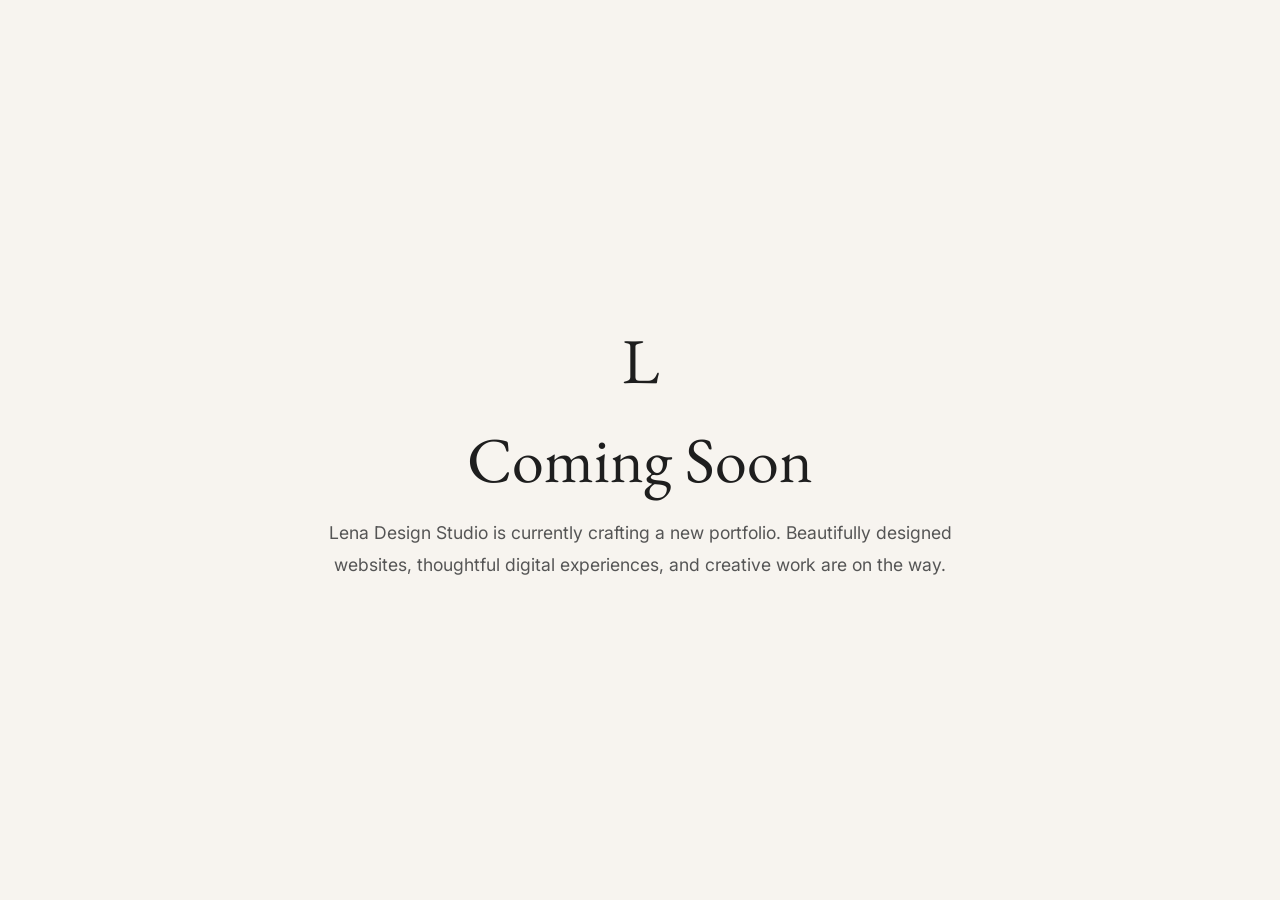
<file: index.html>
<!DOCTYPE html>
<html lang="en">
<head>
<meta charset="UTF-8">
<meta name="viewport" content="width=device-width, initial-scale=1.0">

<title>Lena Design Studio</title>

<link href="https://fonts.googleapis.com/css2?family=EB+Garamond:wght@400;500&family=Inter:wght@300;400;500&display=swap" rel="stylesheet">

<style>

*{
  margin:0;
  padding:0;
  box-sizing:border-box;
}

body{
  background:#F7F4EF;
  color:#1E1E1E;
  min-height:100vh;
  display:flex;
  justify-content:center;
  align-items:center;
  text-align:center;
  padding:2rem;
}

.container{
  max-width:700px;
}

.logo{
  font-family:'EB Garamond', serif;
  font-size:4rem;
  margin-bottom:1rem;
}

h1{
  font-family:'EB Garamond', serif;
  font-size:4rem;
  font-weight:400;
  margin-bottom:1rem;
}

p{
  font-family:'Inter', sans-serif;
  font-size:1.1rem;
  line-height:1.8;
  color:#555;
}

.email{
  margin-top:2rem;
  display:inline-block;
  color:#1E1E1E;
  text-decoration:none;
  border-bottom:1px solid #1E1E1E;
}

</style>
</head>

<body>

<div class="container">

<div class="logo">L</div>

<h1>Coming Soon</h1>

<p>
Lena Design Studio is currently crafting a new portfolio.
Beautifully designed websites, thoughtful digital experiences,
and creative work are on the way.
</p>


</div>

</body>
</html>
</file>
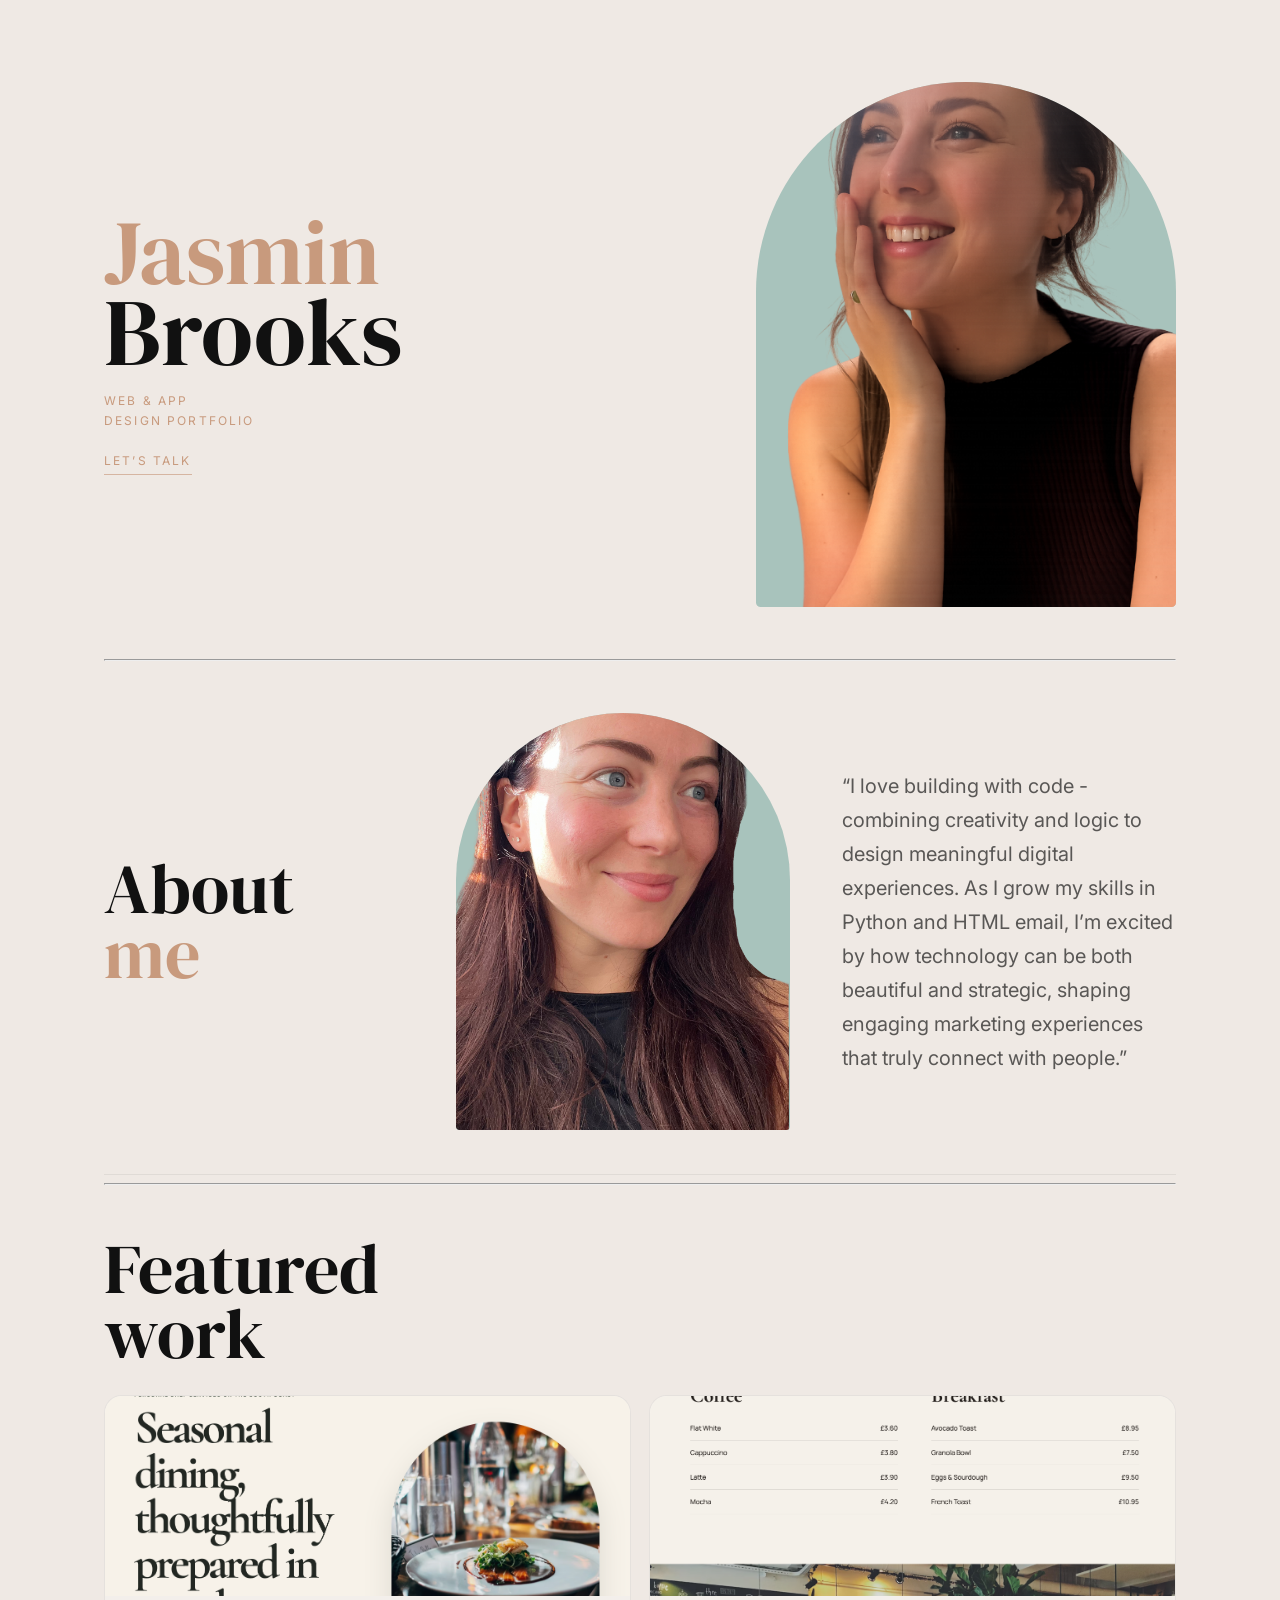
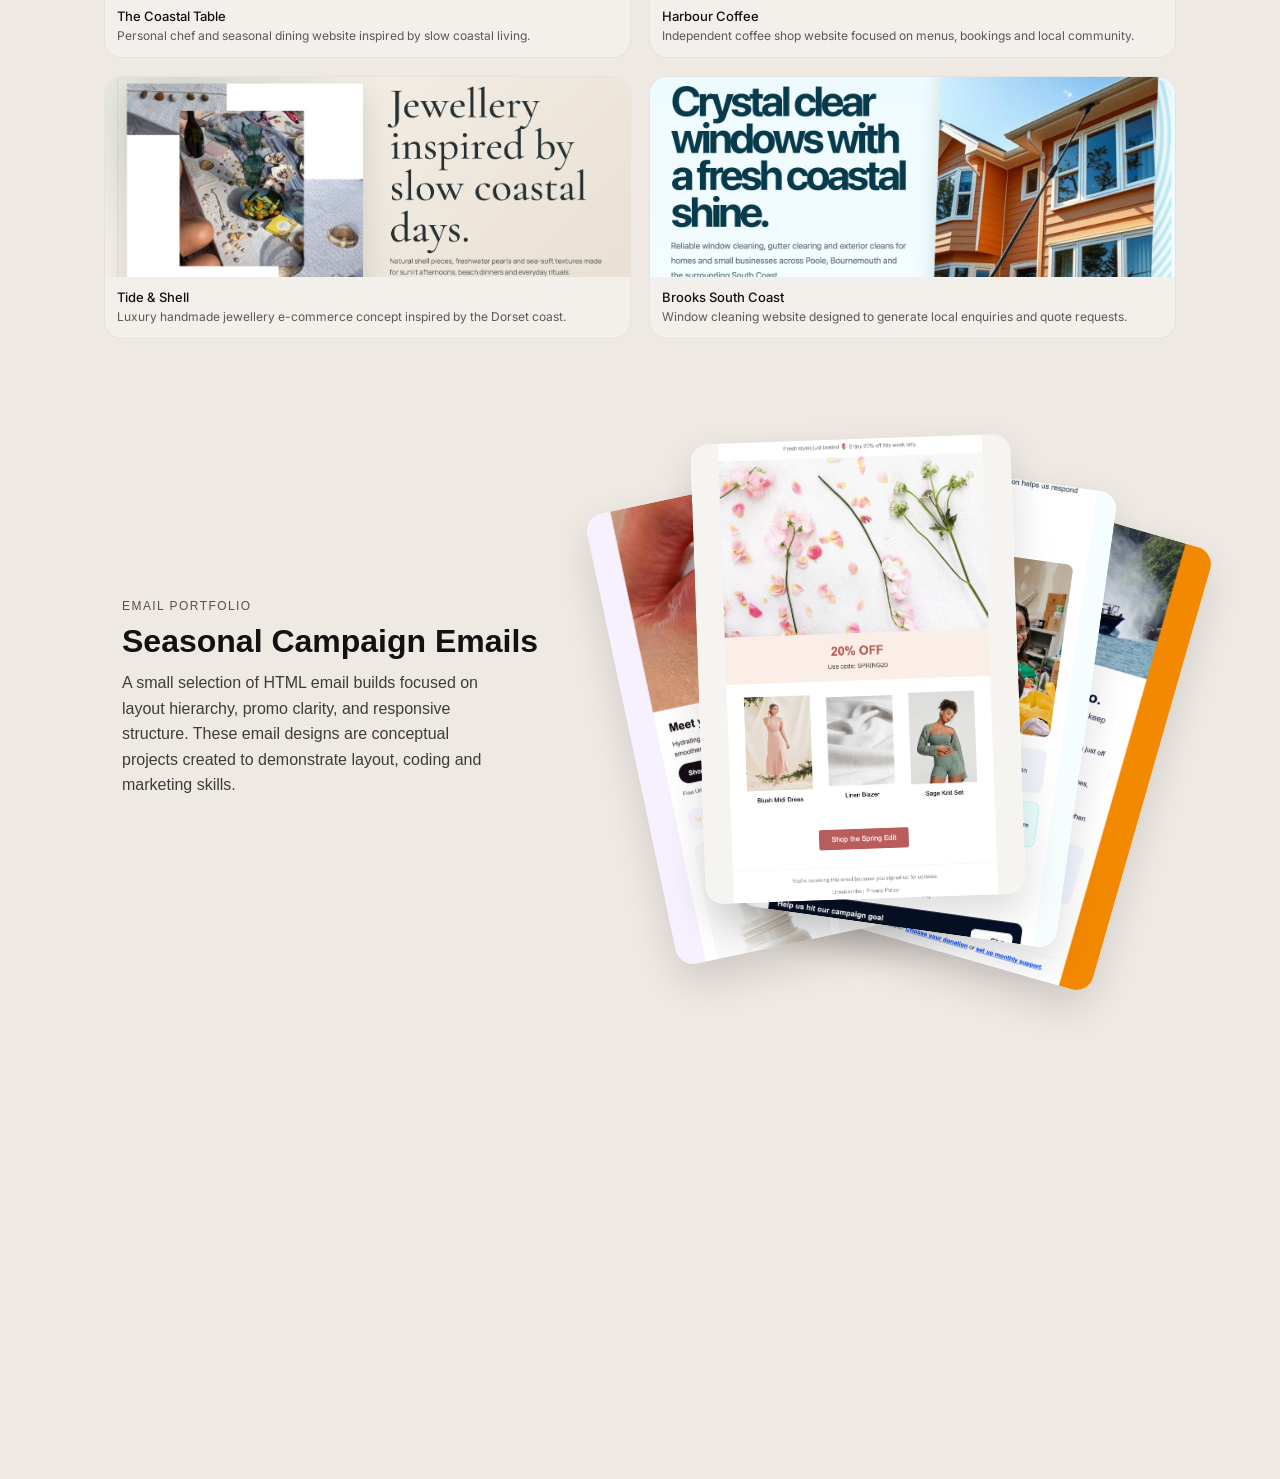
<file: temporary.html>
<!DOCTYPE html>
<html lang="en">
<head>
  <meta charset="UTF-8" />
  <meta name="viewport" content="width=device-width, initial-scale=1.0" />
  <title>Jasmin Brooks | Web & App Design</title>

  <link rel="stylesheet" href="styles.css" />

  <!-- Fonts  -->
  <link rel="preconnect" href="https://fonts.googleapis.com">
  <link rel="preconnect" href="https://fonts.gstatic.com" crossorigin>
  <link href="https://fonts.googleapis.com/css2?family=DM+Serif+Display&family=Inter:wght@300;400;500&display=swap" rel="stylesheet">
</head>

<body>
  <main class="page">

    <!-- HERO -->
    <section class="section hero" id="top">
      <div class="hero__left">
        <h1 class="brand">
          <span class="brand__first">Jasmin</span>
          <span class="brand__last">Brooks</span>
        </h1>

        <p class="role">WEB &amp; APP<br>DESIGN PORTFOLIO</p>

        <a class="cta" href="#contact" data-scroll>LET’S TALK</a>
      </div>

      <div class="hero__right">
        <div class="frame frame--arch">
          <img src="Jasmin.PNG" alt="Portrait photo" />
        </div>
      </div>
    </section>
         <hr class="section-divider">

    <!-- ABOUT -->
    <section class="section about" id="about">
      <div class="about__title">
        <h2 class="section-title">
          <span class="title--black">About</span><br>
          <span class="title--accent">me</span>
        </h2>
      </div>

      <div class="about__image">
        <div class="frame frame--arch">
          <img src="Jasmin2.PNG" alt="About portrait photo" />
        </div>
      </div>

      <div class="about__text">
        <p>
            “I love building with code - combining creativity and logic to design meaningful digital experiences. As I grow my skills in Python and HTML email, I’m excited by how technology can be both beautiful and strategic, shaping engaging marketing experiences that truly connect with people.”
 
        </p>
      </div>
    </section>
        <hr class="section-divider">
    <!-- FEATURED WORK -->
    <section class="section featured" id="work">
      <h2 class="section-title">
        <span class="title--black">Featured</span><br>
        <span class="title--black">work</span>
      </h2>

      <div class="work-grid">
       <a class="work-card" href="https://jasments.github.io/Private-Chef-/" target="_blank" rel="noopener">

          <div class="work-card__img">
            <img src="privetchef.png" alt="Private Chef">
          </div>
          <div class="work-card__meta">
            <div>
              <h3>The Coastal Table</h3>
              <p>Personal chef and seasonal dining website inspired by slow coastal living.</p>
            </div>
          </div>
        </a>

        <a class="work-card" href="https://jasments.github.io/COFFEEshop/">
          <div class="work-card__img">
            <img src="COFFEEshop.png" alt="Project 2 preview">
          </div>
          <div class="work-card__meta">
            <div>
              <h3>Harbour Coffee</h3>
              <p>Independent coffee shop website focused on menus, bookings and local community.</p>
            </div>
          </div>
        </a>
        <a class="work-card" href="https://jasments.github.io/Tide-Shell/">
          <div class="work-card__img">
            <img src="T&Swebsite.png" alt="Tide & Shell preview">
          </div>
          <div class="work-card__meta">
            <div>
              <h3>Tide & Shell</h3>  
              <p>Luxury handmade jewellery e-commerce concept inspired by the Dorset coast.</p>
            </div>
          </div>
        </a>
        <a class="work-card" href="https://jasments.github.io/Windowcleaning/">
          <div class="work-card__img">
            <img src="windowcleaning copy.png" alt="Project 2 preview">
          </div>
          <div class="work-card__meta">    
            <div>
              <h3>Brooks South Coast</h3>
              <p>Window cleaning website designed to generate local enquiries and quote requests.</p>
            </div>
          </div>
        </a>
      </div>

<section class="stacked-portfolio">
  <div class="stacked-portfolio__text">
    <p class="eyebrow">Email Portfolio</p>
    <h2>Seasonal Campaign Emails</h2>
    <p class="sub">
      A small selection of HTML email builds focused on layout hierarchy, promo clarity, and responsive structure. These email designs are conceptual projects created to demonstrate layout, coding and marketing skills.
    </p>
  </div>

<div class="email-tiles">
  <button class="tile t1" data-full="email.png" aria-label="Open email preview 1">
    <img src="email.png" alt="Email preview 1">
  </button>

  <button class="tile t2" data-full="springemail.png" aria-label="Open email preview 2">
    <img src="springemail.png" alt="Email preview 2">
  </button>

  <button class="tile t3" data-full="charityemail.png" aria-label="Open email preview 3">
    <img src="charityemail.png" alt="Email preview 3">
  </button>

  <button class="tile t4" data-full="charityboat.png" aria-label="Open email preview 4">
    <img src="charityboat.png" alt="Email preview 4">
  </button>
</div>
</section>


<!-- Modal -->
<div class="modal" id="imgModal" aria-hidden="true">
  <div class="modal__backdrop" data-close></div>

  <div class="modal__panel" role="dialog" aria-modal="true" aria-label="Email preview">
    <button class="modal__close" data-close aria-label="Close">✕</button>
    <img class="modal__img" id="modalImg" alt="Full email preview">
  </div>
</div>

    </section>

    <!-- CONTACT -->
    <section class="section contact" id="contact">
      <h2 class="section-title">
        <span class="title--black">Get</span><br>
        <span class="title--accent">in touch</span>
      </h2>

      <p class="contact-line">
        Email: <a href="mailto:brookswebsitedeveloper@gmail.com">brookswebsitedeveloper@gmail.com</a>
      </p>
    </section>

  </main>

  <script src="app.js"></script>

</body>
</html>
</file>
<file: styles.css>
/* ===== Base ===== */
:root{
  --bg: #efe9e4;
  --accent: #c89a7d;
  --text: #111;
  --muted: rgba(17,17,17,.68);
  --line: rgba(0,0,0,.06);
  --max: 1120px;
  --gap: 52px;
  --round: 22px;
  --arch: 999px;
}

*{ box-sizing: border-box; }

body{
  margin: 0;
  background: var(--bg);
  color: var(--text);
  font-family: Inter, system-ui, -apple-system, Segoe UI, Roboto, Arial, sans-serif;
}

a{ color: inherit; text-decoration: none; }

.page{
  max-width: var(--max);
  margin: 0 auto;
  padding: 64px 24px 120px;
}
.stacked-portfolio{
  max-width: 1100px;
  margin: 80px auto;
  padding: 0 18px;
  display: grid;
  grid-template-columns: 1fr 1.2fr;
  gap: 28px;
  align-items: center;
  font-family: Arial, sans-serif;
}

.stacked-portfolio__text .eyebrow{
  letter-spacing: .12em;
  text-transform: uppercase;
  font-size: 12px;
  margin: 0 0 10px;
  opacity: .7;
}

.stacked-portfolio__text h2{
  margin: 0 0 10px;
  font-size: 32px;
}

.stacked-portfolio__text .sub{
  margin: 0;
  line-height: 1.6;
  opacity: .8;
  max-width: 42ch;
}

/* The stack area */
.stacked-portfolio__stack{
  position: relative;
  min-height: 420px;
}

/* shared image styling */
.shot{
  position: absolute;
  width: 52%;
  height: auto;
  border-radius: 14px;
  border: 1px solid rgba(0,0,0,.08);
  box-shadow: 0 18px 45px rgba(0,0,0,.12);
  background: #fff;
}


.shot--1{ left: 0;    top: 40px;  transform: rotate(-4deg); z-index: 1; }
.shot--2{ left: 22%;  top: 0;     transform: rotate(2deg);  z-index: 3; }
.shot--3{ left: 42%;  top: 90px;  transform: rotate(-2deg); z-index: 2; }
.shot--4{ left: 18%;  top: 190px; transform: rotate(5deg);  z-index: 4; }

/* Mobile */
@media (max-width: 900px){
  .stacked-portfolio{
    grid-template-columns: 1fr;
  }
  .stacked-portfolio__stack{
    min-height: 520px;
  }
  .shot{
    width: 70%;
  }
  .shot--1{ left: 0;   top: 70px; }
  .shot--2{ left: 18%; top: 0; }
  .shot--3{ left: 10%; top: 220px; }
  .shot--4{ left: 28%; top: 320px; }
}


.section{
  padding: 44px 0;
  border-bottom: 1px solid var(--line);
}

/* ===== Typography ===== */
.brand{
  margin: 0 0 18px;
  font-family: "DM Serif Display", Georgia, serif;
  font-weight: 400;
  line-height: .86;
}

.brand__first{
  display: block;
  font-size: clamp(56px, 7vw, 96px);
  color: var(--accent);
}

.brand__last{
  display: block;
  font-size: clamp(60px, 7.4vw, 104px);
  color: var(--text);
}

.role{
  margin: 0 0 18px;
  font-size: 12px;
  letter-spacing: .18em;
  text-transform: uppercase;
  line-height: 1.65;
  color: var(--accent);
}

.cta{
  display: inline-block;
  font-size: 12px;
  letter-spacing: .18em;
  text-transform: uppercase;
  color: var(--accent);
  border-bottom: 1px solid rgba(200,154,125,.65);
  padding-bottom: 6px;
}

.cta:hover{
  border-bottom-color: rgba(200,154,125,1);
}

.section-title{
  margin: 0;
  font-family: "DM Serif Display", Georgia, serif;
  font-weight: 400;
  font-size: clamp(44px, 5.5vw, 86px);
  line-height: .92;
}

.title--black{ color: var(--text); }
.title--accent{ color: var(--accent); }

/* ===== Frames ===== */
.frame{
  overflow: hidden;
  background: RGB(168,195,188);
}

.frame img{
  width: 100%;
  height: 100%;
  display: block;
  object-fit: cover;
}

.frame--arch{
  border-top-left-radius: var(--arch);
  border-top-right-radius: var(--arch);
  border-bottom-left-radius: var(--round);
  border-bottom-right-radius: var(--round);
}

/* ===== HERO ===== */
.hero{
  border-bottom: none;
  display: grid;
  grid-template-columns: 1.1fr .9fr;
  gap: var(--gap);
  align-items: center;
  padding-top: 18px;
}

.hero__right .frame{
  width: min(420px, 100%);
  margin-left: auto;
  aspect-ratio: 4 / 5;
}

/* ===== ABOUT ===== */
.about{
  display: grid;
  grid-template-columns: .9fr 1fr 1fr;
  gap: var(--gap);
  align-items: center;
}

.about__image .frame{
  width: min(360px, 100%);
  margin: 0 auto;
  aspect-ratio: 4 / 5;
}

.about__text p{
  margin: 0;
  max-width: 340px;
  color: var(--muted);
  font-size: 20px;
  line-height: 1.7;
}

/* ===== FEATURED WORK ===== */
.featured{
  border-bottom: none;
}

.work-grid{
  margin-top: 28px;
  display: grid;
  grid-template-columns: repeat(2, 1fr);
  gap: 18px;
}

.work-card{
  display: block;
  border-radius: 18px;
  overflow: hidden;
  border: 1px solid var(--line);
  background: rgba(255,255,255,.28);
  transition: transform 200ms ease, box-shadow 200ms ease;
}

.work-card:hover{
  transform: translateY(-3px);
  box-shadow: 0 10px 30px rgba(0,0,0,.08);
}

.work-card__img{
  height: 200px;
  overflow: hidden;
}

.work-card__img img{
  width: 100%;
  height: 100%;
  object-fit: cover;
}

.work-card__meta{
  display: flex;
  gap: 12px;
  align-items: flex-start;
  padding: 12px 12px 14px;
}

.work-card__num{
  font-size: 12px;
  letter-spacing: .08em;
  color: var(--muted);
}

.work-card__meta h3{
  margin: 0 0 4px;
  font-size: 13px;
  font-weight: 500;
}

.work-card__meta p{
  margin: 0;
  font-size: 12px;
  color: var(--muted);
}

.work-card--wide{
  grid-column: 1 / -1;
}

.work-card--wide .work-card__img{
  height: 240px;
}

/* ===== CONTACT ===== */
.contact-line{
  margin: 18px 0 0;
  color: var(--muted);
}

.contact-line a{
  text-decoration: underline;
  text-underline-offset: 4px;
}

/* =========================
   MOBILE 
   ========================= */
@media (max-width: 768px){

  .page{
    padding: 34px 18px 90px;
  }

  /* HERO stacks + centered */
  .hero{
    grid-template-columns: 1fr;
    gap: 22px;
    text-align: center;
  }

  .hero__right .frame{
    margin: 0 auto;
    max-width: 330px;
  }

  /* ABOUT */
  .about{
    grid-template-columns: 1fr;
    gap: 22px;
    align-items: start;
  }

  .about__title{
    text-align: left;
  }

  .about__image .frame{
    max-width: 330px;
  }

  .about__text p{
    max-width: 100%;
  }

  /* Featured */
  .work-grid{
    grid-template-columns: 1fr;
    gap: 22px;
  }

  .work-card__img{
    height: 230px;
  }

  .work-card--wide .work-card__img{
    height: 230px;
  }

  .section-title{
    font-size: clamp(40px, 11vw, 56px);
  }
}

/* Card hover movement */
.stack-card {
  position: relative;
  transition: transform 220ms ease, box-shadow 220ms ease;
  will-change: transform;
}

.stack-card:hover {
  transform: translateY(-10px) rotate(-0.5deg) scale(1.02);
  box-shadow: 0 18px 40px rgba(0,0,0,0.12);
}

/* stacked layers animate */
.stack-card .stack-layer {
  transition: transform 220ms ease, opacity 220ms ease;
}

/* Fan the layers out on hover */
.stack-card:hover .stack-layer:nth-child(1) { transform: translate(10px, -10px); }
.stack-card:hover .stack-layer:nth-child(2) { transform: translate(6px, -6px); }
.stack-card:hover .stack-layer:nth-child(3) { transform: translate(2px, -2px); }
boatcharity.png

.email-tiles{
  position: relative;
  width: min(560px, 92vw);
  height: 560px;
  margin-left: auto;
  perspective: 900px;
}

.tile{
  position: absolute;
  border: 0;
  background: transparent;
  padding: 0;
  cursor: pointer;

  width: 60vw;
  max-width: 320px;
  aspect-ratio: 320 / 460;

  border-radius: 18px;
  overflow: hidden;
  box-shadow: 0 18px 40px rgba(0,0,0,.14);

  transform-style: preserve-3d;
  transition: transform 240ms ease, box-shadow 240ms ease, filter 240ms ease;
}

.tile img{
  width: 100%;
  height: 100%;
  object-fit: cover;
  display: block;
}

/* Layout positions */
.t1{ right: 210px; top: 60px; transform: rotate(-12deg); z-index: 1; }
.t2{ right: 140px; top: 20px; transform: rotate(-2deg);  z-index: 3; }
.t3{ right: 70px;  top: 50px; transform: rotate(8deg);   z-index: 2; }
.t4{ right: 0px;   top: 80px; transform: rotate(16deg);  z-index: 0; }

/* Group hover */
.email-tiles:hover .t1{ transform: rotate(-12deg) translate(-6px, -4px); }
.email-tiles:hover .t2{ transform: rotate(-2deg)  translate(0px, -10px); }
.email-tiles:hover .t3{ transform: rotate(8deg)   translate(8px, -2px); }
.email-tiles:hover .t4{ transform: rotate(16deg)  translate(14px, 2px); }

/* Individual hover */
.tile:hover{
  transform: translateY(-12px) scale(1.03) rotate(0deg);
  box-shadow: 0 26px 80px rgba(0,0,0,.20);
  filter: saturate(1.03);
  z-index: 9; /* bring hovered tile to front */
}

/* Keyboard accessibility */
.tile:focus-visible{
  outline: 3px solid rgba(0,0,0,.35);
  outline-offset: 6px;
}

.modal{
  position: fixed;
  inset: 0;
  display: none;
  z-index: 9999;
}

.modal.is-open{ display: block; }

.modal__backdrop{
  position: absolute;
  inset: 0;
  background: rgba(0,0,0,.50);
}

.modal__panel{
  position: relative;
  width: min(1100px, 94vw);
  height: min(780px, 88vh);
  margin: 5vh auto 0;
  background: #fff;
  border-radius: 18px;
  overflow: hidden;
  box-shadow: 0 30px 120px rgba(0,0,0,.35);
  display: grid;
  place-items: center;
}

.modal__close{
  position: absolute;
  top: 12px;
  right: 12px;
  border: 0;
  width: 42px;
  height: 42px;
  border-radius: 12px;
  cursor: pointer;
  background: rgba(0,0,0,.08);
  z-index: 2;
}

.modal__img{
  width: 100%;
  height: 100%;
  object-fit: contain;
  background: #f6f6f6;
}
<script>
  const modal = document.getElementById('imgModal');
  const modalImg = document.getElementById('modalImg');

  function openModal(src){
    modal.classList.add('is-open');
    modal.setAttribute('aria-hidden', 'false');
    modalImg.src = src;
  }

  function closeModal(){
    modal.classList.remove('is-open');
    modal.setAttribute('aria-hidden', 'true');
    modalImg.src = '';
  }

  document.querySelectorAll('.email-tiles .tile').forEach(btn => {
    btn.addEventListener('click', () => openModal(btn.dataset.full));
  });

  modal.addEventListener('click', (e) => {
    if (e.target.matches('[data-close]')) closeModal();
  });

  document.addEventListener('keydown', (e) => {
    if (e.key === 'Escape' && modal.classList.contains('is-open')) closeModal();
  });
</script>
.email-hero{
  display: grid;
  grid-template-columns: 1fr 1fr;
  gap: 48px;
  align-items: center;
}

.email-tiles{
  position: relative;   /* ✅ this is the key */
  width: min(560px, 92vw);
  height: 560px;
  overflow: visible;    /* or hidden if you want clipping */
  margin-left: auto;
}
</file>
